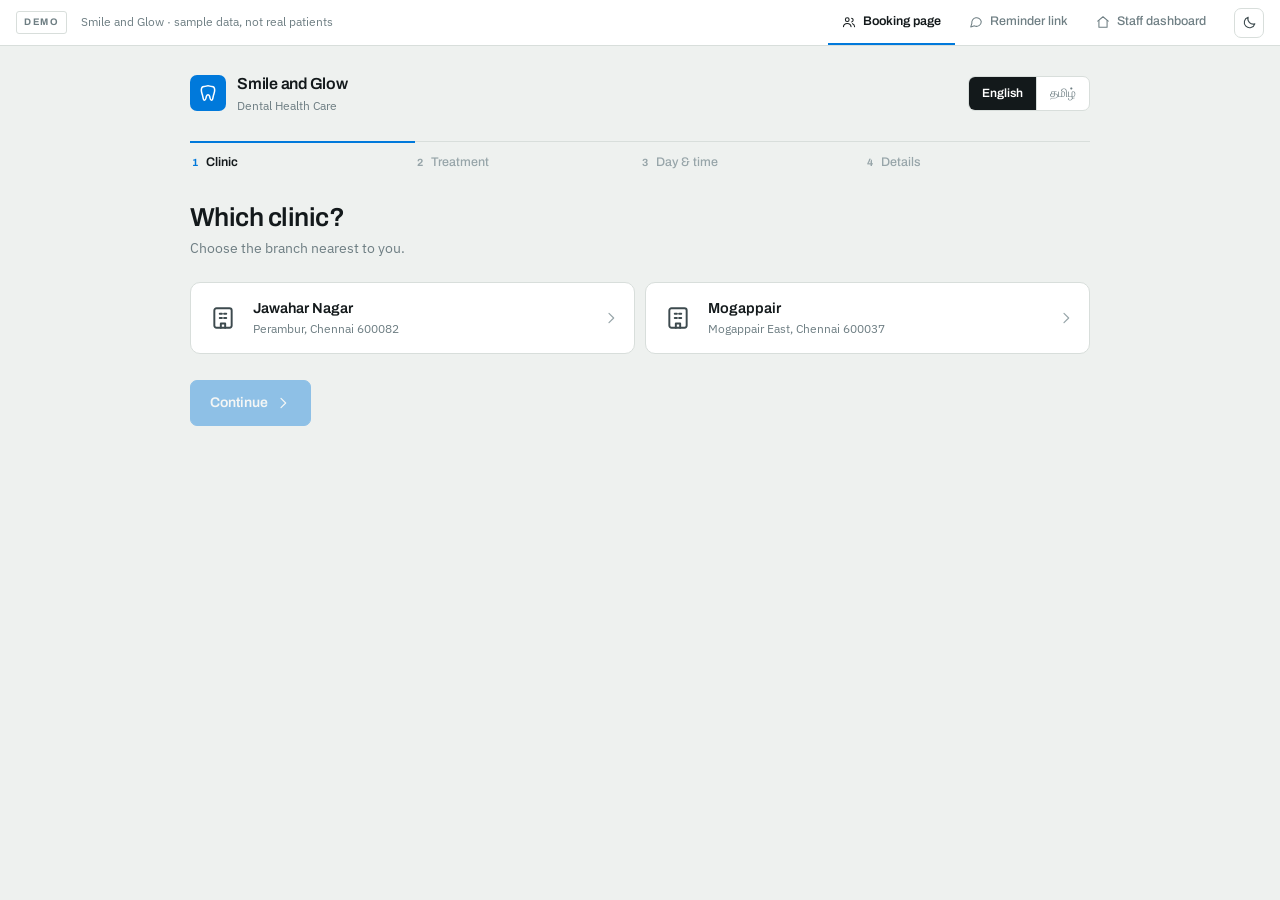
<file: index.html>
<!doctype html>
<html lang="en">
<head>
<meta charset="utf-8">
<meta name="viewport" content="width=device-width, initial-scale=1, viewport-fit=cover">
<title>Smile &amp; Glow Front Desk</title>

<meta name="description" content="Online booking, WhatsApp reminders and an overdue-patient recall list for a two-branch dental clinic. Working demo.">
<meta name="robots" content="noindex, nofollow">
<meta name="color-scheme" content="light dark">

<meta property="og:type" content="website">
<meta property="og:title" content="Smile &amp; Glow Front Desk">
<meta property="og:description" content="Online booking, WhatsApp reminders and an overdue-patient recall list for a two-branch dental clinic. Working demo.">
<meta name="twitter:card" content="summary">

<link rel="icon" href="data:image/svg+xml,%3Csvg xmlns='http://www.w3.org/2000/svg' viewBox='0 0 32 32'%3E%3Crect width='32' height='32' rx='7' fill='%230079DB'/%3E%3Cpath d='M16 7.5c-2.4 0-3.1 1.2-5.5 1.2-2.2 0-4.1 1.7-4.1 5 0 3.5 1.1 5.1 1.9 8.3.6 2.3.7 6.4 2.8 6.4 1.9 0 1.8-3.5 2.8-6.1.5-1.3 1.1-1.9 2.1-1.9s1.7.6 2.2 1.9c1 2.6.9 6.1 2.8 6.1 2 0 2.2-4.1 2.8-6.4.8-3.2 1.9-4.8 1.9-8.3 0-3.3-1.9-5-4.1-5-2.4 0-3.1-1.2-5.6-1.2z' fill='white'/%3E%3C/svg%3E">

<link rel="preconnect" href="https://fonts.googleapis.com">
<link rel="preconnect" href="https://fonts.gstatic.com" crossorigin>
<link rel="stylesheet" href="https://fonts.googleapis.com/css2?family=Archivo:wght@400;500;600;700&family=IBM+Plex+Sans:wght@400;500;600&display=swap">
<link rel="stylesheet" href="styles.css">

<style>
  img { max-width: 100%; }
  [hidden] { display: none !important; }
</style>
</head>
<body>

<div id="root">
  <div class="boot">
    <div class="boot-mark" aria-hidden="true"></div>
    <p>Loading front desk&hellip;</p>
  </div>
</div>

<div id="toast-rail" class="toast-rail" role="status" aria-live="polite"></div>

<noscript>
  <div style="max-width:560px;margin:60px auto;padding:20px;font-family:system-ui,sans-serif">
    <h1>Smile &amp; Glow Front Desk</h1>
    <p>This demo needs JavaScript switched on.</p>
  </div>
</noscript>

<script src="store.js"></script>
<script src="app.js"></script>
</body>
</html>
</file>
<file: styles.css>
/* ============================================================
   Smile & Glow Front Desk

   Direction: "the day book".
   A clinic's paper appointment book, rebuilt properly — flat
   surfaces, hairline rules, a real time gutter, and ink that
   does the work. No gradients. No glow. The brand blue is
   reserved for things you can actually press.
   ============================================================ */

:root {
  /* --- ground & ink: cool clinical neutrals, faintly green --- */
  --paper:      #EEF1EF;   /* the desk the book sits on */
  --card:       #FFFFFF;   /* the page */
  --sunk:       #F4F6F4;   /* ruled gutters, inset strips */
  --ink:        #13191B;
  --ink-2:      #3D4A4E;
  --muted:      #6E7E83;
  --faint:      #97A5A9;
  --rule:       #D8DEDB;   /* hairline */
  --rule-soft:  #E8ECE9;

  /* --- the clinic's own blue, used only where you can press --- */
  --brand:      #0079DB;
  --brand-ink:  #005C9F;
  --brand-wash: #E7F1FA;
  --brand-rule: #B6D4EC;

  /* --- status: earned, muted, never neon --- */
  --ok:         #0B7A5E;   /* finished */
  --ok-wash:    #E4F1EC;
  --ok-rule:    #B2D7C9;
  --wait:       #9A6410;   /* in the chair */
  --wait-wash:  #F7EFDF;
  --wait-rule:  #E0CDA5;
  --miss:       #B03A32;   /* did not come */
  --miss-wash:  #F8EBE9;
  --miss-rule:  #E8C3BE;

  --lift:   0 1px 0 rgba(19,25,27,.04);
  --raise:  0 1px 3px rgba(19,25,27,.08), 0 12px 32px -18px rgba(19,25,27,.28);
  --float:  0 2px 6px rgba(19,25,27,.08), 0 34px 70px -32px rgba(19,25,27,.42);
  --focus:  0 0 0 2px var(--card), 0 0 0 4px var(--brand);

  --r-xs: 5px;
  --r-sm: 7px;
  --r:    10px;
  --r-lg: 12px;

  --rail: 226px;
  --gutter: 78px;
  --ease: cubic-bezier(.2,.65,.3,1);

  --display: "Archivo", "Segoe UI", system-ui, sans-serif;
  --body: "IBM Plex Sans", "Segoe UI", system-ui, sans-serif;
}

@media (prefers-color-scheme: dark) {
  :root:not([data-theme="light"]) {
    --paper:      #12181A;
    --card:       #1A2224;
    --sunk:       #161E20;
    --ink:        #E6EDEB;
    --ink-2:      #B3C1BF;
    --muted:      #869694;
    --faint:      #667573;
    --rule:       #2A3538;
    --rule-soft:  #222C2E;

    --brand:      #4FA5E8;
    --brand-ink:  #8CC5F2;
    --brand-wash: #102C42;
    --brand-rule: #22475F;

    --ok:         #3FB894;
    --ok-wash:    #0E2A23;
    --ok-rule:    #1D4D40;
    --wait:       #D19B3F;
    --wait-wash:  #2A2113;
    --wait-rule:  #4A3B1F;
    --miss:       #E0736A;
    --miss-wash:  #2B1715;
    --miss-rule:  #4E2A26;

    --lift:   0 1px 0 rgba(0,0,0,.3);
    --raise:  0 1px 3px rgba(0,0,0,.4), 0 12px 32px -18px rgba(0,0,0,.8);
    --float:  0 2px 6px rgba(0,0,0,.4), 0 34px 70px -32px rgba(0,0,0,.9);
    --focus:  0 0 0 2px var(--card), 0 0 0 4px var(--brand);
  }
}

:root[data-theme="dark"] {
  --paper:      #12181A;
  --card:       #1A2224;
  --sunk:       #161E20;
  --ink:        #E6EDEB;
  --ink-2:      #B3C1BF;
  --muted:      #869694;
  --faint:      #667573;
  --rule:       #2A3538;
  --rule-soft:  #222C2E;

  --brand:      #4FA5E8;
  --brand-ink:  #8CC5F2;
  --brand-wash: #102C42;
  --brand-rule: #22475F;

  --ok:         #3FB894;
  --ok-wash:    #0E2A23;
  --ok-rule:    #1D4D40;
  --wait:       #D19B3F;
  --wait-wash:  #2A2113;
  --wait-rule:  #4A3B1F;
  --miss:       #E0736A;
  --miss-wash:  #2B1715;
  --miss-rule:  #4E2A26;

  --lift:   0 1px 0 rgba(0,0,0,.3);
  --raise:  0 1px 3px rgba(0,0,0,.4), 0 12px 32px -18px rgba(0,0,0,.8);
  --float:  0 2px 6px rgba(0,0,0,.4), 0 34px 70px -32px rgba(0,0,0,.9);
  --focus:  0 0 0 2px var(--card), 0 0 0 4px var(--brand);
}

/* ---------- base ---------- */

* { box-sizing: border-box; }

body {
  margin: 0;
  background: var(--paper);
  color: var(--ink);
  font-family: var(--body);
  font-size: 14.5px;
  line-height: 1.55;
  -webkit-font-smoothing: antialiased;
}

h1, h2, h3, h4 {
  font-family: var(--display);
  color: var(--ink);
  margin: 0;
  text-wrap: balance;
  letter-spacing: -.012em;
  line-height: 1.2;
  font-weight: 600;
}

p { margin: 0; }
button, input, select, textarea { font: inherit; color: inherit; }
button { cursor: pointer; }

:focus-visible { outline: none; box-shadow: var(--focus); border-radius: var(--r-xs); }

.num { font-variant-numeric: tabular-nums; font-feature-settings: "tnum" 1; }

.eyebrow {
  font-family: var(--display);
  font-size: 10.5px; font-weight: 600;
  letter-spacing: .15em; text-transform: uppercase;
  color: var(--muted);
}

.sr { position: absolute; width: 1px; height: 1px; padding: 0; margin: -1px;
      overflow: hidden; clip: rect(0 0 0 0); white-space: nowrap; border: 0; }

.boot { min-height: 60vh; display: grid; place-content: center; justify-items: center;
        gap: 16px; color: var(--muted); }
.boot-mark { width: 30px; height: 30px; border-radius: 50%;
             border: 2px solid var(--rule); border-top-color: var(--brand);
             animation: spin .7s linear infinite; }
@keyframes spin { to { transform: rotate(360deg); } }

@media (prefers-reduced-motion: reduce) {
  *, *::before, *::after { animation-duration: .01ms !important; transition-duration: .01ms !important; }
}

/* ============================================================
   Demo strip
   ============================================================ */

.demobar {
  position: sticky; top: 0; z-index: 60;
  display: flex; align-items: center; gap: 14px;
  padding: 0 16px; height: 46px;
  background: var(--card);
  border-bottom: 1px solid var(--rule);
}
.demobar .tag {
  font-family: var(--display);
  font-size: 9.5px; font-weight: 700;
  letter-spacing: .16em; text-transform: uppercase;
  color: var(--muted);
  border: 1px solid var(--rule); border-radius: 3px;
  padding: 3px 7px; white-space: nowrap;
}
.demobar .who { font-size: 12px; color: var(--muted);
                overflow: hidden; text-overflow: ellipsis; white-space: nowrap; }
.demobar .spacer { flex: 1; }

/* a plain two-up switch, underlined like a tab — not a pill */
.segment { display: flex; align-self: stretch; }
.segment button {
  display: flex; align-items: center; gap: 7px;
  border: 0; background: transparent; color: var(--muted);
  font-family: var(--display); font-weight: 500; font-size: 12.5px;
  padding: 0 14px; border-bottom: 2px solid transparent;
  transition: color .15s var(--ease), border-color .15s var(--ease);
}
.segment button svg { width: 14px; height: 14px; }
.segment button:hover { color: var(--ink); }
.segment button[aria-pressed="true"] { color: var(--ink); border-bottom-color: var(--brand); font-weight: 600; }

.iconbtn {
  display: grid; place-items: center;
  width: 30px; height: 30px; border-radius: var(--r-sm);
  border: 1px solid var(--rule); background: var(--card); color: var(--ink-2);
  transition: border-color .15s var(--ease), color .15s var(--ease);
}
.iconbtn:hover { border-color: var(--ink-2); color: var(--ink); }
.iconbtn svg { width: 15px; height: 15px; }

/* ============================================================
   PATIENT
   ============================================================ */

.pt { min-height: calc(100vh - 46px); background: var(--paper); }

.pt-head {
  display: flex; align-items: center; gap: 14px;
  max-width: 940px; margin: 0 auto; padding: 26px 20px 0;
}
.pt-logo { display: flex; align-items: center; gap: 11px; min-width: 0; }
.pt-logo .glyph {
  width: 36px; height: 36px; flex: none; display: grid; place-items: center;
  border-radius: var(--r-sm); background: var(--brand); color: #fff;
}
.pt-logo .glyph svg { width: 20px; height: 20px; }
.pt-logo .name { display: block; font-family: var(--display); font-weight: 600;
                 font-size: 16px; letter-spacing: -.015em; }
.pt-logo .sub { display: block; font-size: 11.5px; color: var(--muted); }

.langtoggle { display: flex; margin-left: auto; border: 1px solid var(--rule);
              border-radius: var(--r-sm); overflow: hidden; background: var(--card); }
.langtoggle button {
  border: 0; background: transparent; color: var(--muted);
  font-family: var(--display); font-weight: 500; font-size: 12px;
  padding: 7px 13px; transition: background .15s var(--ease), color .15s var(--ease);
}
.langtoggle button + button { border-left: 1px solid var(--rule); }
.langtoggle button[aria-pressed="true"] { background: var(--ink); color: var(--card); font-weight: 600; }

.pt-shell { max-width: 940px; margin: 0 auto; padding: 0 20px 72px; }

/* progress — a ruled measure, not bubbles */
.steps { display: flex; margin: 26px 0 30px; border-top: 1px solid var(--rule); }
.steps .node {
  flex: 1; padding: 10px 2px 0; border-top: 2px solid transparent;
  margin-top: -1px; display: flex; align-items: baseline; gap: 7px;
  transition: border-color .3s var(--ease);
}
.steps .dot {
  font-family: var(--display); font-size: 10.5px; font-weight: 700;
  color: var(--faint); letter-spacing: .06em;
}
.steps .dot svg { width: 11px; height: 11px; display: block; }
.steps .label { font-family: var(--display); font-size: 12.5px; font-weight: 500;
                color: var(--faint); white-space: nowrap; }
.steps .node.done { border-top-color: var(--rule); }
.steps .node.done .dot, .steps .node.done .label { color: var(--muted); }
.steps .node.on { border-top-color: var(--brand); }
.steps .node.on .dot { color: var(--brand); }
.steps .node.on .label { color: var(--ink); font-weight: 600; }
.steps .bar { display: none; }
@media (max-width: 680px) { .steps .label { display: none; } }

.pane { animation: rise .32s var(--ease) both; }
@keyframes rise { from { opacity: 0; transform: translateY(6px); } to { opacity: 1; transform: none; } }
.pane > h2 { font-size: clamp(21px, 3vw, 26px); font-weight: 600; letter-spacing: -.02em; }
.pane > .hint { color: var(--muted); margin-top: 5px; font-size: 14px; }
.pane > .grid, .pane > .stack, .pane > .choices, .pane > .datestrip { margin-top: 22px; }

/* choice cards — flat, ruled, with a real pressed state */
.choices { display: grid; gap: 10px; margin-top: 22px; }
.choices.two { grid-template-columns: repeat(auto-fit, minmax(260px, 1fr)); }
.choices.tiles { grid-template-columns: repeat(auto-fill, minmax(212px, 1fr)); }

.choice {
  position: relative; text-align: left;
  display: flex; align-items: center; gap: 13px;
  padding: 14px 15px;
  background: var(--card); border: 1px solid var(--rule);
  border-radius: var(--r);
  transition: border-color .15s var(--ease), background .15s var(--ease);
}
.choice:hover { border-color: var(--ink-2); }
.choice[aria-pressed="true"] { border-color: var(--brand); background: var(--brand-wash); }
.choice .ic { width: 34px; height: 34px; flex: none; display: grid; place-items: center;
              color: var(--ink-2); }
.choice[aria-pressed="true"] .ic { color: var(--brand-ink); }
.choice .ic svg { width: 26px; height: 26px; }
.choice .t { display: block; font-family: var(--display); font-weight: 600; font-size: 14.5px; }
.choice .d { display: block; font-size: 12px; color: var(--muted); margin-top: 1px; }
.choice .chev { margin-left: auto; color: var(--faint); flex: none; }
.choice .chev svg { width: 16px; height: 16px; display: block; }
.choice > span:not(.ic):not(.chev):not(.mins) { min-width: 0; }

.choice.tile { flex-direction: column; align-items: flex-start; gap: 9px; padding: 15px; }
.choice.tile .chev { display: none; }
.choice.tile .ic { width: 28px; height: 28px; }
.choice.tile .ic svg { width: 28px; height: 28px; }

.mins {
  display: inline-flex; align-items: center; gap: 4px;
  font-size: 11px; color: var(--muted); font-variant-numeric: tabular-nums;
}
.mins svg { width: 11px; height: 11px; }

/* the variants that open under a chosen department */
.variants {
  grid-column: 1 / -1;
  display: grid; gap: 1px;
  background: var(--rule);
  border: 1px solid var(--rule); border-radius: var(--r);
  overflow: hidden;
  animation: rise .26s var(--ease) both;
}
.variant {
  display: flex; align-items: baseline; gap: 12px;
  padding: 12px 15px; background: var(--card);
  border: 0; text-align: left; width: 100%;
  transition: background .13s var(--ease);
}
.variant:hover { background: var(--sunk); }
.variant[aria-pressed="true"] { background: var(--brand-wash); }
.variant .vn { font-family: var(--display); font-weight: 500; font-size: 14px; }
.variant[aria-pressed="true"] .vn { font-weight: 600; color: var(--brand-ink); }
.variant .vd { margin-left: auto; font-size: 11.5px; color: var(--muted);
               font-variant-numeric: tabular-nums; flex: none; }
.variants > .vhead {
  padding: 9px 15px; background: var(--sunk);
  font-family: var(--display); font-size: 10.5px; font-weight: 600;
  letter-spacing: .13em; text-transform: uppercase; color: var(--muted);
}

/* date strip */
.datestrip {
  display: flex; gap: 0; overflow-x: auto; scrollbar-width: thin;
  border: 1px solid var(--rule); border-radius: var(--r);
  background: var(--card);
}
.daybtn {
  flex: none; width: 82px; padding: 11px 0 12px;
  background: transparent; border: 0; border-right: 1px solid var(--rule-soft);
  text-align: center; position: relative;
  transition: background .14s var(--ease);
}
.daybtn:last-child { border-right: 0; }
.daybtn:hover:not(:disabled) { background: var(--sunk); }
.daybtn .dow { display: block; font-size: 10px; font-weight: 600; letter-spacing: .1em;
               text-transform: uppercase; color: var(--muted); }
.daybtn .dd { display: block; font-family: var(--display); font-size: 20px; font-weight: 600;
              line-height: 1.3; font-variant-numeric: tabular-nums; }
.daybtn .mon { display: block; font-size: 10.5px; color: var(--muted); }
.daybtn .free { display: block; margin-top: 6px; font-size: 10px; font-weight: 600;
                color: var(--ok); }
.daybtn[aria-pressed="true"] { background: var(--brand-wash); }
.daybtn[aria-pressed="true"]::after {
  content: ""; position: absolute; left: 0; right: 0; bottom: 0; height: 2px; background: var(--brand);
}
.daybtn[aria-pressed="true"] .dd { color: var(--brand-ink); }
.daybtn:disabled { opacity: .4; cursor: not-allowed; }
.daybtn:disabled .free { color: var(--miss); }

/* slots */
.slotgroup { margin-top: 24px; }
.slotgroup > header { display: flex; align-items: baseline; gap: 9px; margin-bottom: 10px;
                      padding-bottom: 7px; border-bottom: 1px solid var(--rule); }
.slotgroup > header .ic { color: var(--muted); display: grid; align-self: center; }
.slotgroup > header .ic svg { width: 15px; height: 15px; }
.slotgroup > header h3 { font-size: 13px; font-weight: 600; }
.slotgroup > header .count { font-size: 11.5px; color: var(--muted); margin-left: auto; }

.slots { display: grid; grid-template-columns: repeat(auto-fill, minmax(104px, 1fr)); gap: 7px; }
.slot {
  padding: 9px 6px; background: var(--card);
  border: 1px solid var(--rule); border-radius: var(--r-sm);
  text-align: center; transition: border-color .13s var(--ease), background .13s var(--ease);
}
.slot:hover:not(:disabled) { border-color: var(--ink-2); }
.slot .tm { display: block; font-family: var(--display); font-weight: 600; font-size: 14px;
            font-variant-numeric: tabular-nums; }
.slot .dr { display: block; font-size: 10.5px; color: var(--muted); margin-top: 1px; }
.slot[aria-pressed="true"] { background: var(--brand); border-color: var(--brand); }
.slot[aria-pressed="true"] .tm, .slot[aria-pressed="true"] .dr { color: #fff; }
.slot:disabled { opacity: .35; cursor: not-allowed; }

.closed {
  display: flex; align-items: center; gap: 11px;
  padding: 15px; border-radius: var(--r);
  background: var(--wait-wash); border: 1px solid var(--wait-rule);
  color: var(--ink-2); font-size: 13.5px; margin-top: 20px;
}
.closed svg { width: 18px; height: 18px; color: var(--wait); flex: none; }

/* form */
.stack { display: grid; gap: 15px; max-width: 520px; margin-top: 22px; }
.field { display: grid; gap: 5px; }
.field > label { font-family: var(--display); font-weight: 600; font-size: 12.5px; }
.field .req { color: var(--miss); }
.field .note { font-size: 11.5px; color: var(--muted); }
.input {
  width: 100%; padding: 11px 12px;
  background: var(--card); color: var(--ink);
  border: 1px solid var(--rule); border-radius: var(--r-sm);
  transition: border-color .14s var(--ease), box-shadow .14s var(--ease);
}
.input::placeholder { color: var(--faint); }
.input:focus { outline: none; border-color: var(--brand); box-shadow: var(--focus); }
.input.bad { border-color: var(--miss); }
textarea.input { resize: vertical; min-height: 72px; }

.phonewrap { display: flex; }
.phonewrap .cc {
  display: grid; place-items: center; padding: 0 11px;
  background: var(--sunk); border: 1px solid var(--rule); border-right: 0;
  border-radius: var(--r-sm) 0 0 var(--r-sm);
  color: var(--muted); font-variant-numeric: tabular-nums; font-size: 13.5px;
}
.phonewrap .input { border-radius: 0 var(--r-sm) var(--r-sm) 0; }

.pills { display: flex; gap: 8px; flex-wrap: wrap; }
.pill {
  padding: 8px 14px; background: var(--card);
  border: 1px solid var(--rule); border-radius: var(--r-sm);
  font-family: var(--display); font-weight: 500; font-size: 13px; color: var(--ink-2);
  transition: all .14s var(--ease);
}
.pill:hover { border-color: var(--ink-2); }
.pill[aria-pressed="true"] { background: var(--ink); border-color: var(--ink);
                             color: var(--card); font-weight: 600; }

.err { color: var(--miss); font-size: 12px; }

/* summary — a ruled receipt */
.summary { background: var(--card); border: 1px solid var(--rule); border-radius: var(--r); padding: 15px; }
.summary h4 { margin-bottom: 11px; }
.srow { display: flex; align-items: baseline; gap: 14px; padding: 7px 0;
        border-top: 1px solid var(--rule-soft); }
.srow:first-of-type { border-top: 0; padding-top: 0; }
.srow dt { font-size: 12.5px; color: var(--muted); flex: none; width: 84px; }
.srow dd { margin: 0; font-size: 13.5px; text-align: right; margin-left: auto; font-weight: 500; }

/* actions */
.actions { display: flex; gap: 10px; align-items: center; margin-top: 26px; flex-wrap: wrap; }
.btn {
  display: inline-flex; align-items: center; justify-content: center; gap: 7px;
  padding: 11px 19px; border-radius: var(--r-sm); border: 1px solid transparent;
  font-family: var(--display); font-weight: 600; font-size: 14px;
  transition: background .14s var(--ease), border-color .14s var(--ease), color .14s var(--ease);
}
.btn svg { width: 16px; height: 16px; }
.btn.primary { background: var(--brand); color: #fff; border-color: var(--brand); }
.btn.primary:hover:not(:disabled) { background: var(--brand-ink); border-color: var(--brand-ink); }
.btn.ghost { background: transparent; border-color: var(--rule); color: var(--ink-2); }
.btn.ghost:hover { border-color: var(--ink-2); color: var(--ink); }
.btn.quiet { background: var(--card); border-color: var(--rule); color: var(--ink-2); }
.btn.quiet:hover { border-color: var(--ink-2); color: var(--ink); }
.btn:disabled { opacity: .4; cursor: not-allowed; }
.btn.sm { padding: 7px 13px; font-size: 12.5px; }

/* success */
.done-wrap { max-width: 500px; margin: 30px auto 0; }
.done-mark {
  width: 46px; height: 46px; display: grid; place-items: center;
  border-radius: 50%; background: var(--ok-wash); border: 1px solid var(--ok-rule); color: var(--ok);
  margin-bottom: 18px;
}
.done-mark svg { width: 24px; height: 24px; }
.done-wrap h2 { font-size: 25px; font-weight: 600; letter-spacing: -.02em; }
.done-wrap > p { color: var(--muted); margin-top: 6px; }
.done-wrap .summary { margin-top: 20px; }
.ticket {
  display: inline-flex; align-items: center; gap: 7px; margin-top: 14px;
  padding: 7px 12px; background: var(--sunk); border: 1px solid var(--rule);
  border-radius: var(--r-sm); font-size: 12.5px; color: var(--muted);
}
.ticket svg { width: 14px; height: 14px; }
.ticket b { font-family: var(--display); color: var(--ink); letter-spacing: .06em; }

.msgpreview { margin-top: 20px; border: 1px solid var(--rule); border-radius: var(--r);
              overflow: hidden; background: var(--card); }
.msgpreview header {
  display: flex; align-items: center; gap: 8px; padding: 9px 13px;
  background: var(--sunk); border-bottom: 1px solid var(--rule);
  font-size: 11.5px; color: var(--muted); font-family: var(--display); font-weight: 500;
}
.msgpreview header svg { width: 14px; height: 14px; color: var(--ok); }
.msgpreview .bubble { margin: 13px; padding: 11px 13px;
                      background: var(--ok-wash); border: 1px solid var(--ok-rule);
                      border-radius: 3px 10px 10px 10px; font-size: 13px;
                      line-height: 1.6; white-space: pre-line; }

/* ============================================================
   STAFF
   ============================================================ */

.st { display: grid; grid-template-columns: var(--rail) 1fr; min-height: calc(100vh - 46px); }

.rail {
  background: var(--card); border-right: 1px solid var(--rule);
  padding: 16px 10px; display: flex; flex-direction: column; gap: 1px;
  position: sticky; top: 46px; height: calc(100vh - 46px); overflow-y: auto;
}
.rail .brandrow { display: flex; align-items: center; gap: 9px; padding: 0 8px 18px; }
.rail .brandrow .glyph { width: 28px; height: 28px; flex: none; display: grid;
                         place-items: center; border-radius: var(--r-sm);
                         background: var(--brand); color: #fff; }
.rail .brandrow .glyph svg { width: 16px; height: 16px; }
.rail .brandrow .n { display: block; font-family: var(--display); font-weight: 600;
                     font-size: 13.5px; letter-spacing: -.015em; }
.rail .brandrow .r { display: block; font-size: 10.5px; color: var(--muted); }

.navitem {
  display: flex; align-items: center; gap: 10px; width: 100%;
  padding: 8px 10px; border: 0; background: transparent;
  border-left: 2px solid transparent; border-radius: 0 var(--r-sm) var(--r-sm) 0;
  font-family: var(--display); font-weight: 500; font-size: 13.5px;
  color: var(--ink-2); text-align: left;
  transition: background .14s var(--ease), color .14s var(--ease), border-color .14s var(--ease);
}
.navitem svg { width: 16px; height: 16px; flex: none; color: var(--faint);
               transition: color .14s var(--ease); }
.navitem:hover { background: var(--sunk); color: var(--ink); }
.navitem:hover svg { color: var(--ink-2); }
.navitem[aria-current="page"] { background: var(--sunk); color: var(--ink);
                                font-weight: 600; border-left-color: var(--brand); }
.navitem[aria-current="page"] svg { color: var(--brand); }
.navitem .badge {
  margin-left: auto; min-width: 19px; padding: 1px 6px;
  border-radius: 3px; font-size: 11px; font-weight: 700; text-align: center;
  font-variant-numeric: tabular-nums;
  background: var(--miss-wash); color: var(--miss); border: 1px solid var(--miss-rule);
}
.navitem .badge.calm { background: var(--sunk); color: var(--ink-2); border-color: var(--rule); }
.rail .sep { height: 1px; background: var(--rule-soft); margin: 9px 8px; }
.rail .kbd-hint { margin-top: auto; padding: 10px 8px; border-top: 1px solid var(--rule-soft);
                  font-size: 11px; color: var(--muted); line-height: 1.8; }
kbd { font-family: var(--display); font-size: 10px; font-weight: 600;
      padding: 1px 5px; border-radius: 3px; background: var(--sunk);
      border: 1px solid var(--rule); color: var(--ink-2); }

.work { min-width: 0; display: flex; flex-direction: column; }

.topbar {
  display: flex; align-items: center; gap: 11px; padding: 0 18px; height: 54px;
  border-bottom: 1px solid var(--rule); background: var(--card);
  position: sticky; top: 46px; z-index: 30;
}
.topbar h1 { font-size: 17px; font-weight: 600; white-space: nowrap; letter-spacing: -.02em; }
.topbar .spacer { flex: 1; }

.searchbox {
  display: flex; align-items: center; gap: 8px; padding: 7px 11px;
  min-width: 190px; max-width: 300px; flex: 1;
  background: var(--card); border: 1px solid var(--rule); border-radius: var(--r-sm);
  transition: border-color .14s var(--ease);
}
.searchbox:focus-within { border-color: var(--brand); }
.searchbox svg { width: 14px; height: 14px; color: var(--faint); flex: none; }
.searchbox input { flex: 1; min-width: 0; border: 0; background: transparent;
                   outline: none; font-size: 13px; }
.searchbox kbd { flex: none; }

.branchpick { display: flex; border: 1px solid var(--rule); border-radius: var(--r-sm);
              overflow: hidden; background: var(--card); }
.branchpick button {
  border: 0; background: transparent; color: var(--muted);
  font-family: var(--display); font-weight: 500; font-size: 12px;
  padding: 6px 12px; white-space: nowrap; transition: all .14s var(--ease);
}
.branchpick button + button { border-left: 1px solid var(--rule); }
.branchpick button[aria-pressed="true"] { background: var(--ink); color: var(--card); font-weight: 600; }

.sheet { padding: 18px; display: grid; gap: 18px; align-content: start; }

/* the day's numbers as one ruled strip, not four floating cards */
.stats {
  display: grid; grid-template-columns: repeat(auto-fit, minmax(150px, 1fr));
  background: var(--card); border: 1px solid var(--rule); border-radius: var(--r);
  overflow: hidden;
}
.stat { padding: 13px 16px; border-right: 1px solid var(--rule-soft); position: relative; }
.stat:last-child { border-right: 0; }
.stat .k { font-family: var(--display); font-size: 10.5px; font-weight: 600;
           letter-spacing: .12em; text-transform: uppercase; color: var(--muted); }
.stat .v { font-family: var(--display); font-size: 26px; font-weight: 600; line-height: 1.2;
           margin-top: 4px; font-variant-numeric: tabular-nums; letter-spacing: -.025em; }
.stat .s { font-size: 11.5px; color: var(--muted); }
.stat.ok .v   { color: var(--ok); }
.stat.wait .v { color: var(--wait); }
.stat.miss .v { color: var(--miss); }

/* panel */
.panel { background: var(--card); border: 1px solid var(--rule); border-radius: var(--r); overflow: hidden; }
.panel > header { display: flex; align-items: center; gap: 10px; padding: 12px 16px;
                  border-bottom: 1px solid var(--rule); }
.panel > header h2 { font-size: 14px; font-weight: 600; }
.panel > header .sub { font-size: 12px; color: var(--muted); }
.panel > header .spacer { flex: 1; }
.panel .body { padding: 0; }
.panel .body.pad { padding: 16px; }

/* --- the day book: a time gutter with a continuous rule --- */
.apt {
  display: flex; align-items: center; gap: 0;
  border-bottom: 1px solid var(--rule-soft);
  transition: background .13s var(--ease);
}
.apt:last-child { border-bottom: 0; }
.apt:hover { background: var(--sunk); }
.apt.is-done .who .nm { color: var(--muted); }

.apt .when {
  flex: none; width: var(--gutter); align-self: stretch;
  display: flex; flex-direction: column; justify-content: center;
  padding: 11px 12px 11px 16px;
  background: var(--sunk); border-right: 1px solid var(--rule);
  font-family: var(--display); font-weight: 600; font-size: 14px;
  font-variant-numeric: tabular-nums; letter-spacing: -.01em;
}
.apt .when small { font-size: 9.5px; font-weight: 600; color: var(--muted); letter-spacing: .08em; }

.apt .stripe { flex: none; width: 3px; align-self: stretch; background: var(--rule); }
.apt.s-booked  .stripe { background: var(--brand); }
.apt.s-arrived .stripe { background: var(--wait); }
.apt.s-done    .stripe { background: var(--ok); }
.apt.s-noshow  .stripe { background: var(--miss); }
.apt.s-cancelled .stripe { background: var(--faint); }

.apt .who { min-width: 0; flex: 1; padding: 10px 14px; }
.apt .who .nm { font-family: var(--display); font-weight: 600; font-size: 14px; }
.apt .who .meta { font-size: 12px; color: var(--muted); margin-top: 1px;
                  display: flex; gap: 6px; flex-wrap: wrap; align-items: center; }
.apt .who .meta .dotsep { width: 2px; height: 2px; border-radius: 50%; background: var(--faint); }
.apt > .status { flex: none; margin-right: 12px; }
.apt .acts { display: flex; gap: 5px; flex: none; padding-right: 14px; }

.tagchip {
  display: inline-flex; align-items: center; padding: 1px 6px; border-radius: 3px;
  font-size: 10.5px; font-weight: 600; font-family: var(--display);
  background: var(--sunk); border: 1px solid var(--rule); color: var(--muted);
}
.tagchip.new { background: var(--ok-wash); border-color: var(--ok-rule); color: var(--ok); }
.tagchip.web { background: var(--brand-wash); border-color: var(--brand-rule); color: var(--brand-ink); }

.status {
  display: inline-flex; align-items: center; gap: 5px;
  padding: 2px 8px; border-radius: 3px;
  font-family: var(--display); font-size: 11px; font-weight: 600; white-space: nowrap;
}
.status i { width: 5px; height: 5px; border-radius: 50%; background: currentColor; flex: none; }
.status.booked   { background: var(--brand-wash); color: var(--brand-ink); border: 1px solid var(--brand-rule); }
.status.arrived  { background: var(--wait-wash); color: var(--wait); border: 1px solid var(--wait-rule); }
.status.done     { background: var(--ok-wash); color: var(--ok); border: 1px solid var(--ok-rule); }
.status.noshow   { background: var(--miss-wash); color: var(--miss); border: 1px solid var(--miss-rule); }
.status.cancelled{ background: var(--sunk); color: var(--muted); border: 1px solid var(--rule); }

.act {
  display: inline-flex; align-items: center; gap: 5px;
  padding: 6px 11px; border-radius: var(--r-sm);
  border: 1px solid var(--rule); background: var(--card);
  font-family: var(--display); font-weight: 600; font-size: 12px;
  color: var(--ink-2); white-space: nowrap; transition: all .13s var(--ease);
}
.act svg { width: 13px; height: 13px; }
.act.go   { border-color: var(--ok-rule); color: var(--ok); background: var(--ok-wash); }
.act.go:hover { background: var(--ok); color: #fff; border-color: var(--ok); }
.act.warn { border-color: var(--wait-rule); color: var(--wait); background: var(--wait-wash); }
.act.warn:hover { background: var(--wait); color: #fff; border-color: var(--wait); }
.act.stop { border-color: var(--miss-rule); color: var(--miss); background: var(--miss-wash); }
.act.stop:hover { background: var(--miss); color: #fff; border-color: var(--miss); }
.act:hover { border-color: var(--ink-2); color: var(--ink); }
.act.icon { padding: 6px 8px; }
@media (max-width: 1240px) { .act .lbl { display: none; } .act { padding: 6px 8px; } }

.empty { padding: 40px 20px; text-align: center; color: var(--muted);
         display: grid; justify-items: center; gap: 7px; }
.empty svg { width: 24px; height: 24px; color: var(--faint); }
.empty p { font-size: 13px; }
.empty .t { font-family: var(--display); font-weight: 600; font-size: 14.5px; color: var(--ink-2); }

/* calendar */
.cal { overflow-x: auto; }
.calhead { display: grid; background: var(--card); position: sticky; top: 0; z-index: 2; }
.calhead > div { padding: 9px 11px; border-bottom: 1px solid var(--rule);
                 border-right: 1px solid var(--rule-soft);
                 font-family: var(--display); font-weight: 600; font-size: 12.5px; }
.calhead > div:last-child { border-right: 0; }
.calhead > div small { display: block; font-weight: 400; color: var(--muted); font-size: 10.5px; }
.calgrid { display: grid; }
.calcell { background: var(--card); min-height: 44px; padding: 4px;
           display: grid; gap: 3px; align-content: start;
           border-bottom: 1px solid var(--rule-soft); border-right: 1px solid var(--rule-soft); }
.calcell.time { background: var(--sunk); font-size: 10.5px; color: var(--muted);
                font-variant-numeric: tabular-nums; text-align: right; padding: 6px 9px;
                border-right: 1px solid var(--rule); }
.calchip {
  padding: 4px 7px; border-radius: var(--r-xs);
  background: var(--brand-wash); border: 0; border-left: 2px solid var(--brand);
  font-size: 11px; line-height: 1.35; text-align: left; overflow: hidden;
  transition: filter .13s var(--ease);
}
.calchip:hover { filter: brightness(.96); }
.calchip b { font-family: var(--display); display: block; font-size: 11.5px; font-weight: 600; }
.calchip span { color: var(--muted); font-size: 10px; }
.calchip.s-done { background: var(--ok-wash); border-left-color: var(--ok); }
.calchip.s-arrived { background: var(--wait-wash); border-left-color: var(--wait); }
.calchip.s-noshow { background: var(--miss-wash); border-left-color: var(--miss); }
.calchip.s-cancelled { background: var(--sunk); border-left-color: var(--faint); }

/* patients */
.plist { display: grid; }
.prow {
  display: flex; align-items: center; gap: 12px; padding: 10px 16px;
  border: 0; border-bottom: 1px solid var(--rule-soft); background: transparent;
  text-align: left; width: 100%; transition: background .13s var(--ease);
}
.prow:hover { background: var(--sunk); }
.avatar {
  width: 34px; height: 34px; flex: none; border-radius: 50%;
  display: grid; place-items: center;
  font-family: var(--display); font-weight: 600; font-size: 12.5px;
  background: var(--sunk); color: var(--ink-2); border: 1px solid var(--rule);
}
.prow .nm { display: block; font-family: var(--display); font-weight: 600; font-size: 14px; }
.prow .meta { display: block; font-size: 12px; color: var(--muted); }
.prow .right { margin-left: auto; text-align: right; flex: none; }
.prow .right .big { display: block; font-family: var(--display); font-weight: 600; font-size: 12.5px; }
.prow .right .small { display: block; font-size: 11.5px; color: var(--muted); }

/* recall */
.recall-head {
  display: flex; align-items: center; gap: 14px; padding: 16px;
  background: var(--card); border: 1px solid var(--rule);
  border-left: 3px solid var(--wait); border-radius: var(--r);
}
.recall-head .ic { width: 38px; height: 38px; flex: none; display: grid; place-items: center;
                   color: var(--wait); }
.recall-head .ic svg { width: 24px; height: 24px; }
.recall-head h2 { font-size: 16px; font-weight: 600; }
.recall-head p { font-size: 12.5px; color: var(--muted); margin-top: 2px; }
.recall-head .amt { margin-left: auto; text-align: right; flex: none;
                    padding-left: 18px; border-left: 1px solid var(--rule); }
.recall-head .amt .v { font-family: var(--display); font-weight: 600; font-size: 23px;
                       color: var(--wait); font-variant-numeric: tabular-nums; letter-spacing: -.025em; }
.recall-head .amt .k { font-family: var(--display); font-size: 10px; font-weight: 600;
                       letter-spacing: .12em; text-transform: uppercase; color: var(--muted); }

.rrow { display: flex; align-items: center; gap: 12px; padding: 11px 16px;
        border-bottom: 1px solid var(--rule-soft); transition: background .13s var(--ease); }
.rrow:last-child { border-bottom: 0; }
.rrow:hover { background: var(--sunk); }
.rrow .nm { display: block; font-family: var(--display); font-weight: 600; font-size: 14px; }
.rrow .meta { display: block; font-size: 12px; color: var(--muted); }
.overdue {
  display: inline-flex; align-items: center; padding: 2px 7px; border-radius: 3px;
  font-size: 11px; font-weight: 600; font-family: var(--display);
  background: var(--miss-wash); color: var(--miss); border: 1px solid var(--miss-rule);
}
.overdue.soon { background: var(--wait-wash); color: var(--wait); border-color: var(--wait-rule); }
.rrow .val { margin-left: auto; flex: none; text-align: right;
             font-family: var(--display); font-weight: 600; font-size: 13.5px;
             font-variant-numeric: tabular-nums; }
.rrow .val small { display: block; font-family: var(--body); font-size: 10.5px;
                   font-weight: 400; color: var(--muted); }
.rrow .acts { display: flex; gap: 5px; flex: none; }

/* reports */
.repgrid { display: grid; grid-template-columns: repeat(auto-fit, minmax(300px, 1fr)); gap: 16px; }
.bars { display: grid; gap: 10px; }
.bar { display: grid; grid-template-columns: 132px 1fr 42px; gap: 11px; align-items: center; }
.bar .lb { font-size: 12.5px; color: var(--ink-2); overflow: hidden;
           text-overflow: ellipsis; white-space: nowrap; }
.bar .tk { height: 7px; background: var(--sunk); border-radius: 2px; overflow: hidden; }
.bar .tk i { display: block; height: 100%; border-radius: 2px; background: var(--brand);
             transition: width .5s var(--ease); }
.bar .tk i.teal { background: var(--ok); }
.bar .vn { font-family: var(--display); font-weight: 600; font-size: 12.5px;
           text-align: right; font-variant-numeric: tabular-nums; }

.week { display: flex; align-items: flex-end; gap: 7px; height: 124px; padding-top: 8px; }
.week .col { flex: 1; display: grid; align-content: end; justify-items: center; gap: 5px; height: 100%; }
.week .col .stalk { width: 100%; max-width: 34px; border-radius: 2px 2px 0 0;
                    background: var(--brand-rule); min-height: 3px; transition: height .5s var(--ease); }
.week .col .stalk.today { background: var(--brand); }
.week .col .cap { font-size: 10.5px; color: var(--muted); font-weight: 500; }
.week .col .vn { font-family: var(--display); font-size: 11.5px; font-weight: 600;
                 font-variant-numeric: tabular-nums; }

/* settings */
.setgrid { display: grid; gap: 16px; }
.srowline { display: flex; align-items: center; gap: 12px; padding: 10px 16px;
            border-bottom: 1px solid var(--rule-soft); }
.srowline:last-child { border-bottom: 0; }
.srowline .lb { font-family: var(--display); font-weight: 600; font-size: 13px; min-width: 120px; }
.srowline .vl { color: var(--ink-2); font-size: 13px; }
.srowline .right { margin-left: auto; }
.grouphead { padding: 9px 16px; background: var(--sunk);
             border-bottom: 1px solid var(--rule-soft); }
.timebox { display: inline-flex; align-items: center; gap: 6px; padding: 4px 9px;
           border-radius: var(--r-xs); background: var(--sunk); border: 1px solid var(--rule);
           font-variant-numeric: tabular-nums; font-size: 12.5px; }
.timebox svg { width: 12px; height: 12px; color: var(--muted); }

.switch { position: relative; width: 38px; height: 22px; flex: none;
          border-radius: 11px; border: 1px solid var(--rule); background: var(--sunk);
          transition: background .18s var(--ease), border-color .18s var(--ease); }
.switch::after { content: ""; position: absolute; top: 2px; left: 2px;
                 width: 16px; height: 16px; border-radius: 50%; background: var(--card);
                 border: 1px solid var(--rule); transition: transform .18s var(--ease); }
.switch[aria-pressed="true"] { background: var(--ok); border-color: var(--ok); }
.switch[aria-pressed="true"]::after { transform: translateX(16px); border-color: var(--ok); }

.tpl { padding: 12px 14px; border-radius: var(--r-sm); background: var(--sunk);
       border: 1px solid var(--rule); font-size: 12.5px; line-height: 1.7;
       white-space: pre-line; color: var(--ink-2); }
.tpl .var { color: var(--brand-ink); font-weight: 600; background: var(--brand-wash);
            border: 1px solid var(--brand-rule); padding: 0 4px; border-radius: 3px; }

/* ============================================================
   Overlays
   ============================================================ */

.scrim { position: fixed; inset: 0; z-index: 80; background: rgba(15,22,24,.42);
         animation: fade .18s var(--ease) both; }
@keyframes fade { from { opacity: 0; } to { opacity: 1; } }

.drawer {
  position: fixed; top: 0; right: 0; bottom: 0; z-index: 81;
  width: min(420px, 94vw); background: var(--card);
  border-left: 1px solid var(--rule); box-shadow: var(--float);
  display: flex; flex-direction: column;
  animation: slidein .26s var(--ease) both;
}
@keyframes slidein { from { transform: translateX(20px); opacity: 0; } to { transform: none; opacity: 1; } }
.drawer > header { display: flex; align-items: center; gap: 11px; padding: 14px 16px;
                   border-bottom: 1px solid var(--rule); }
.drawer > header h2 { font-size: 15px; font-weight: 600; }
.drawer > header .spacer { flex: 1; }
.drawer .scroll { overflow-y: auto; padding: 16px; display: grid; gap: 16px;
                  align-content: start; flex: 1; }
.drawer > footer { padding: 12px 16px; border-top: 1px solid var(--rule);
                   display: flex; gap: 9px; background: var(--sunk); }

.modal {
  position: fixed; z-index: 81; left: 50%; top: 50%; transform: translate(-50%, -50%);
  width: min(560px, 94vw); max-height: 88vh; background: var(--card);
  border: 1px solid var(--rule); border-radius: var(--r-lg); box-shadow: var(--float);
  display: flex; flex-direction: column; overflow: hidden;
  animation: popin .22s var(--ease) both;
}
@keyframes popin { from { transform: translate(-50%, -47%); opacity: 0; } to { transform: translate(-50%,-50%); opacity: 1; } }
.modal > header { display: flex; align-items: center; gap: 11px; padding: 14px 16px;
                  border-bottom: 1px solid var(--rule); }
.modal > header h2 { font-size: 15px; font-weight: 600; }
.modal > header .spacer { flex: 1; }
.modal .scroll { padding: 16px; overflow-y: auto; display: grid; gap: 14px; align-content: start; }
.modal > footer { padding: 12px 16px; border-top: 1px solid var(--rule);
                  display: flex; gap: 9px; background: var(--sunk); }

.cmdk {
  position: fixed; z-index: 81; left: 50%; top: 12vh; transform: translateX(-50%);
  width: min(560px, 94vw); background: var(--card); border: 1px solid var(--rule);
  border-radius: var(--r-lg); box-shadow: var(--float); overflow: hidden;
  animation: popin .18s var(--ease) both;
}
.cmdk > header { display: flex; align-items: center; gap: 10px; padding: 13px 15px;
                 border-bottom: 1px solid var(--rule); }
.cmdk > header svg { width: 16px; height: 16px; color: var(--faint); }
.cmdk > header input { flex: 1; border: 0; background: transparent; outline: none;
                       font-size: 15px; font-family: var(--display); font-weight: 500; }
.cmdk .results { max-height: 360px; overflow-y: auto; padding: 5px; }
.cmdres { display: flex; align-items: center; gap: 10px; width: 100%;
          padding: 8px 10px; border: 0; background: transparent;
          border-radius: var(--r-sm); text-align: left; transition: background .1s var(--ease); }
.cmdres svg { width: 15px; height: 15px; color: var(--faint); flex: none; }
.cmdres .nm { display: block; font-family: var(--display); font-weight: 500; font-size: 13.5px; }
.cmdres .meta { display: block; font-size: 11.5px; color: var(--muted); }
.cmdres .go { margin-left: auto; font-size: 11px; color: var(--faint); }
.cmdres[data-active="true"] { background: var(--sunk); }
.cmdres[data-active="true"] svg { color: var(--brand); }

/* toasts */
.toast-rail { position: fixed; left: 50%; bottom: 22px; transform: translateX(-50%);
              z-index: 95; display: grid; gap: 8px; justify-items: center;
              pointer-events: none; width: max-content; max-width: 92vw; }
.toast { display: flex; align-items: center; gap: 11px; padding: 9px 14px;
         border-radius: var(--r-sm); background: var(--ink); color: var(--paper);
         box-shadow: var(--float); font-size: 13px; pointer-events: auto;
         animation: toastin .24s var(--ease) both; }
@keyframes toastin { from { transform: translateY(10px); opacity: 0; } to { transform: none; opacity: 1; } }
.toast.out { animation: toastout .2s var(--ease) both; }
@keyframes toastout { to { transform: translateY(6px); opacity: 0; } }
.toast svg { width: 15px; height: 15px; flex: none; }
.toast .undo { border: 0; background: transparent; color: #7FC0F5;
               font-family: var(--display); font-weight: 700; font-size: 12px;
               padding: 2px 6px; border-radius: 4px; text-transform: uppercase; letter-spacing: .08em; }
.toast .undo:hover { background: rgba(255,255,255,.1); }

/* ---------- responsive ---------- */

@media (max-width: 920px) {
  .st { grid-template-columns: 1fr; }
  .rail { position: static; height: auto; flex-direction: row; overflow-x: auto;
          align-items: center; border-right: 0; border-bottom: 1px solid var(--rule);
          padding: 7px 9px; gap: 4px; }
  .rail .brandrow, .rail .kbd-hint, .rail .sep { display: none; }
  .navitem { width: auto; padding: 7px 11px; white-space: nowrap;
             border-left: 0; border-bottom: 2px solid transparent; border-radius: var(--r-sm); }
  .navitem[aria-current="page"] { border-left: 0; border-bottom-color: var(--brand); }
  .topbar { top: 0; position: static; flex-wrap: wrap; height: auto; padding: 10px 14px; }
  .sheet { padding: 13px; }
  .apt { flex-wrap: wrap; }
  .apt .who { flex: 1 1 200px; }
  .apt .acts { width: 100%; justify-content: flex-end; padding: 0 14px 10px; }
  .demobar { padding: 0 12px; }
  .demobar .who { display: none; }
  .recall-head { flex-wrap: wrap; }
  .recall-head .amt { margin-left: 0; padding-left: 0; border-left: 0; }
}

/* ============================================================
   PATIENT LINK — opened from the WhatsApp reminder.
   Sized for a phone held in one hand, in a waiting room.
   ============================================================ */

.rm {
  max-width: 480px; margin: 0 auto;
  padding: 18px 16px 64px;
  display: grid; gap: 14px; align-content: start;
}

.rm-head {
  display: flex; align-items: center; gap: 11px;
  padding: 4px 2px 6px;
}
.rm-head .glyph {
  width: 34px; height: 34px; flex: none; display: grid; place-items: center;
  border-radius: var(--r-sm); background: var(--brand); color: #fff;
}
.rm-head .glyph svg { width: 19px; height: 19px; }
.rm-head .name { display: block; font-family: var(--display); font-weight: 600;
                 font-size: 15px; letter-spacing: -.015em; }
.rm-head .sub { display: block; font-size: 11px; color: var(--muted); }
.rm-head .chan {
  margin-left: auto; display: inline-flex; align-items: center; gap: 5px;
  font-size: 10.5px; color: var(--muted); text-align: right;
  font-family: var(--display); font-weight: 500;
}
.rm-head .chan svg { width: 13px; height: 13px; color: var(--ok); flex: none; }

.rm-card {
  background: var(--card); border: 1px solid var(--rule);
  border-radius: var(--r); padding: 16px;
}
.rm-card.lead { border-top: 3px solid var(--brand); }
.rm-card.quiet-card { background: var(--sunk); }
.rm-card h2 { font-size: 22px; font-weight: 600; letter-spacing: -.025em; margin-top: 3px; }
.rm-card h3 { font-size: 14.5px; font-weight: 600; }
.rm-card .when { color: var(--muted); font-size: 13px; margin-top: 3px; }
.rm-card .hint { color: var(--muted); font-size: 13px; margin-top: 4px; }
.rm-card .summary { margin-top: 14px; background: var(--sunk); }
.rm-card .actions { margin-top: 16px; }
.rm-card .datestrip { margin-top: 14px; }

/* the three decisions, as thumb-sized targets */
.bigrow { display: grid; grid-template-columns: repeat(auto-fit, minmax(96px, 1fr)); gap: 8px; margin-top: 16px; }
.bigbtn {
  display: grid; justify-items: center; gap: 7px;
  padding: 15px 8px;
  background: var(--card); border: 1px solid var(--rule);
  border-radius: var(--r-sm);
  font-family: var(--display); font-weight: 600; font-size: 12.5px; color: var(--ink-2);
  transition: all .14s var(--ease);
}
.bigbtn svg { width: 21px; height: 21px; color: var(--muted); transition: color .14s var(--ease); }
.bigbtn:hover { border-color: var(--ink-2); color: var(--ink); }
.bigbtn:hover svg { color: var(--ink); }
.bigbtn.go { background: var(--ok-wash); border-color: var(--ok-rule); color: var(--ok); }
.bigbtn.go svg { color: var(--ok); }
.bigbtn.go:hover { background: var(--ok); border-color: var(--ok); color: #fff; }
.bigbtn.go:hover svg { color: #fff; }
.bigbtn.stop { color: var(--miss); }
.bigbtn.stop svg { color: var(--miss); }
.bigbtn.stop:hover { background: var(--miss-wash); border-color: var(--miss-rule); color: var(--miss); }
.bigbtn.stop:hover svg { color: var(--miss); }

/* medical declaration */
.chipset { display: flex; flex-wrap: wrap; gap: 7px; margin-top: 14px; }
.chip {
  padding: 7px 12px; border-radius: var(--r-sm);
  background: var(--card); border: 1px solid var(--rule);
  font-size: 12.5px; color: var(--ink-2);
  transition: all .13s var(--ease);
}
.chip:hover { border-color: var(--ink-2); }
.chip[aria-pressed="true"], .chip.on {
  background: var(--brand-wash); border-color: var(--brand); color: var(--brand-ink); font-weight: 600;
}
.chip.static { cursor: default; }

/* rating */
.stars { display: flex; gap: 5px; margin-top: 14px; }
.star {
  width: 44px; height: 44px; display: grid; place-items: center;
  border: 1px solid var(--rule); border-radius: var(--r-sm);
  background: var(--card); color: var(--rule);
  transition: all .13s var(--ease);
}
.star svg { width: 22px; height: 22px; }
.star:hover:not(:disabled) { border-color: var(--wait); color: var(--wait); }
.star[aria-pressed="true"] { background: var(--wait-wash); border-color: var(--wait-rule); color: var(--wait); }
.star[aria-pressed="true"] svg { fill: currentColor; }
.star:disabled { cursor: default; }

/* inline banners */
.banner {
  display: flex; align-items: center; gap: 9px;
  padding: 10px 13px; border-radius: var(--r-sm);
  font-size: 13px; margin-top: 14px;
}
.banner svg { width: 16px; height: 16px; flex: none; }
.banner.ok   { background: var(--ok-wash);   border: 1px solid var(--ok-rule);   color: var(--ok); }
.banner.miss { background: var(--miss-wash); border: 1px solid var(--miss-rule); color: var(--miss); }
.banner.wait { background: var(--wait-wash); border: 1px solid var(--wait-rule); color: var(--wait); }

.rm a.btn { text-decoration: none; }

/* ---------- narrow phones: the view switcher collapses to icons ---------- */
@media (max-width: 640px) {
  .demobar { gap: 8px; padding: 0 10px; }
  .demobar .tag { display: none; }
  .segment button { padding: 0 12px; gap: 0; }
  .segment button .seglbl { display: none; }
}
</file>
